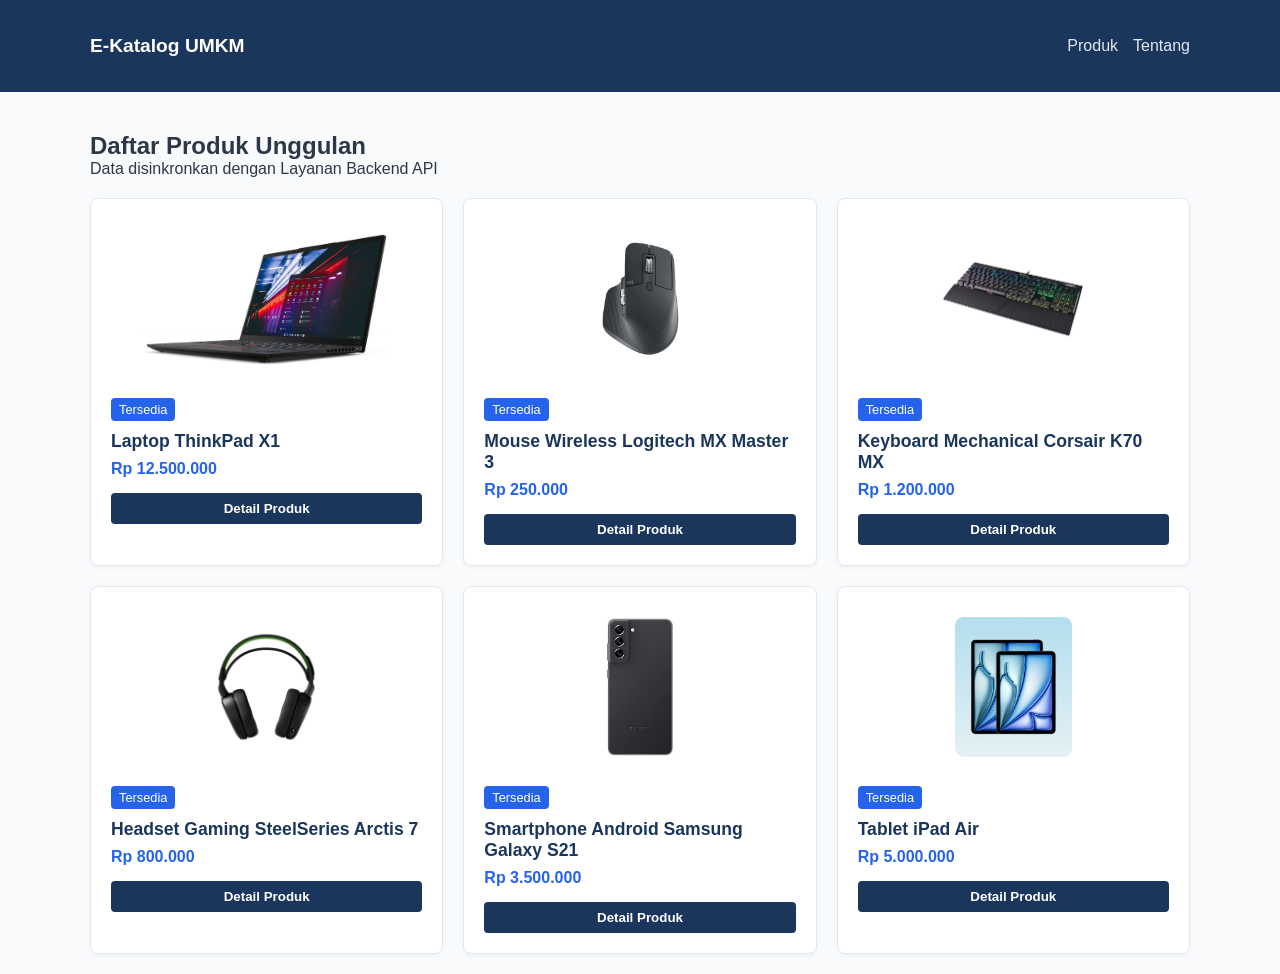
<file: frontend-pertemuan-2/index.html>
<!DOCTYPE html>
<html lang="id">

<head>
    <meta charset="UTF-8">
    <meta name="viewport" content="width=device-width, initial-scale=1.0">
    <title>Katalog Produk UMKM - STIKOM Banyuwangi</title>
    <link rel="stylesheet" href="assets/css/style.css">
</head>

<body>
    <header class="navbar">
        <div class="container nav-container">
            <a href="#" class="logo">E-Katalog UMKM</a>
            <nav>
                <ul class="nav-links">
                    <li><a href="#products">Produk</a></li>
                    <li><a href="#about">Tentang</a></li>
                </ul>
            </nav>
        </div>
    </header>

    <main class="container">
        <section id="products" class="catalog-section">
            <div class="section-header">
                <h2>Daftar Produk Unggulan</h2>
                <p class="subtitle">Data disinkronkan dengan Layanan Backend API</p>
            </div>
            <div class="product-grid">
                <article class="product-card">
                    <img src="assets/images/laptop.png" alt="Laptop ThinkPad X1" class="product-image">
                    <div class="card-badge">Tersedia</div>
                    <div class="card-body">
                        <h3 class="product-title">Laptop ThinkPad X1</h3>
                        <p class="product-price">Rp 12.500.000</p>
                        <button class="btn btn-primary">Detail Produk</button>
                    </div>
                </article>
                <article class="product-card">
                    <img src="assets/images/mouse-wireless.png" alt="Logitech MX Master 3" class="product-image">
                    <div class="card-badge">Tersedia</div>
                    <div class="card-body">
                        <h3 class="product-title">Mouse Wireless Logitech MX Master 3</h3>
                        <p class="product-price">Rp 250.000</p>
                        <button class="btn btn-primary">Detail Produk</button>
                    </div>
                </article>
                <article class="product-card">
                    <img src="assets/images/keyboard-mechanical.png" alt="Corsair K70 MX" class="product-image">
                    <div class="card-badge">Tersedia</div>
                    <div class="card-body">
                        <h3 class="product-title">Keyboard Mechanical Corsair K70 MX</h3>
                        <p class="product-price">Rp 1.200.000</p>
                        <button class="btn btn-primary">Detail Produk</button>
                    </div>
                </article>
                <article class="product-card">
                    <img src="assets/images/headset-gaming.png" alt="SteelSeries Arctis 7" class="product-image">
                    <div class="card-badge">Tersedia</div>
                    <div class="card-body">
                        <h3 class="product-title">Headset Gaming SteelSeries Arctis 7</h3>
                        <p class="product-price">Rp 800.000</p>
                        <button class="btn btn-primary">Detail Produk</button>
                    </div>
                </article>
                <article class="product-card">
                    <img src="assets/images/smartphone-android.png" alt="Samsung Galaxy S21" class="product-image">
                    <div class="card-badge">Tersedia</div>
                    <div class="card-body">
                        <h3 class="product-title">Smartphone Android Samsung Galaxy S21</h3>
                        <p class="product-price">Rp 3.500.000</p>
                        <button class="btn btn-primary">Detail Produk</button>
                    </div>
                </article>
                <article class="product-card">
                    <img src="assets/images/tablet-ipad.png" alt="Tablet iPad" class="product-image">
                    <div class="card-badge">Tersedia</div>
                    <div class="card-body">
                        <h3 class="product-title">Tablet iPad Air</h3>
                        <p class="product-price">Rp 5.000.000</p>
                        <button class="btn btn-primary">Detail Produk</button>
                    </div>
                </article>
            </div>
        </section>
    </main>
</body>

</html>
</file>
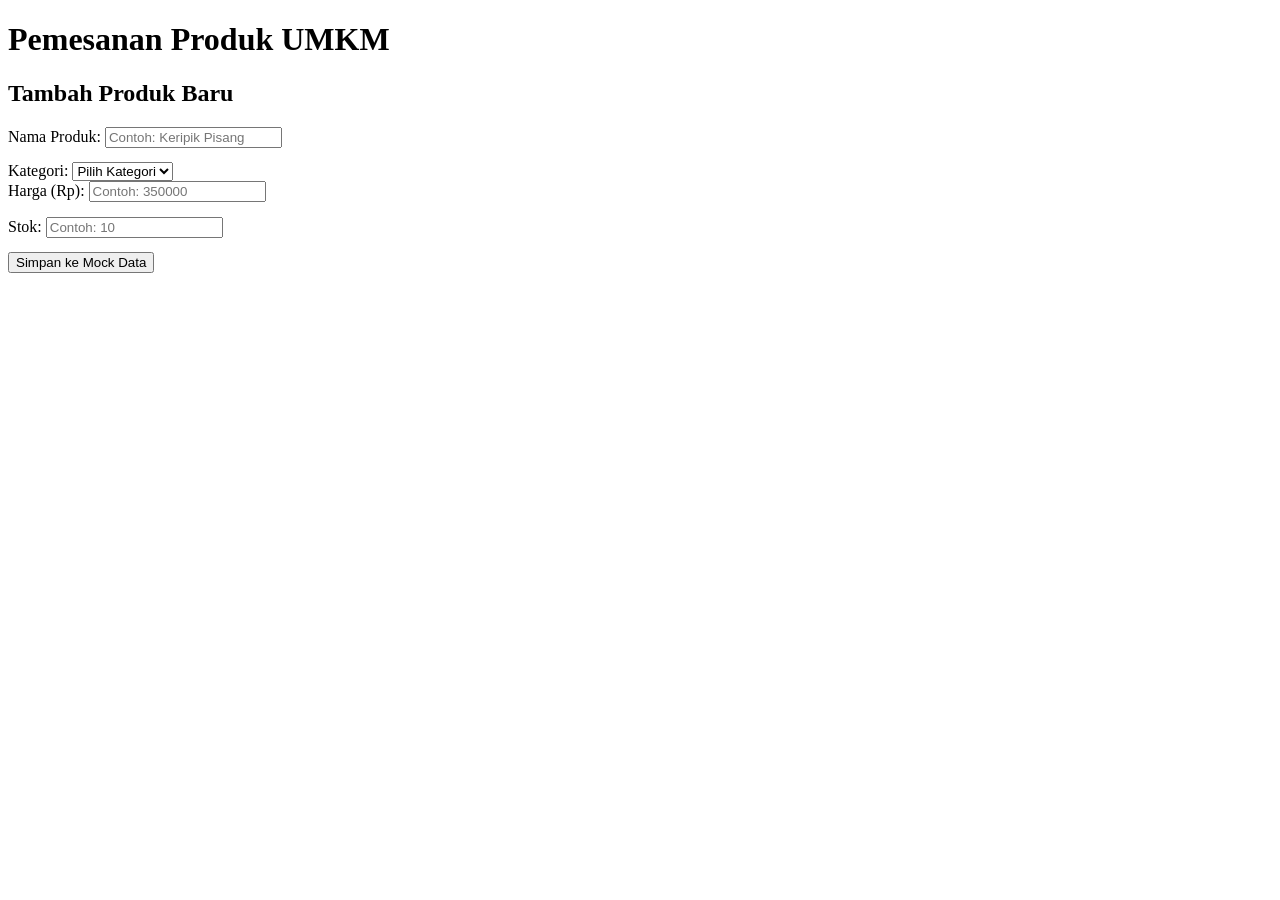
<file: frontend-pertemuan-3/index.html>
<!DOCTYPE html>
<html lang="en">

<head>
    <meta charset="UTF-8">
    <meta name="viewport" content="width=device-width, initial-scale=1.0">
    <title>Belajar JS Modern</title>
    <script src="assets/js/logic.js"></script>
    <link rel="stylesheet" href="assets/css/style.css">
</head>

<body>
    <h1>Pemesanan Produk UMKM</h1>
    <section class="card form-section">
        <h2>Tambah Produk Baru</h2>
        <form id="product-form">
            <div class="form-group">
                <label for="product-name">Nama Produk:</label>
                <input type="text" id="product-name" placeholder="Contoh: Keripik Pisang">
                <p id="preview-teks"
                    style="color: rgb(25, 25, 25); font-style: italic; margin-top: 5px; font-size: 0.9em;"></p>
            </div>
            <div class="form-group">
                <label for="product-category">Kategori:</label>
                <select id="product-category">
                    <option value="">Pilih Kategori</option>
                    <option value="Makanan">Makanan</option>
                    <option value="Minuman">Minuman</option>
                    <option value="Cemilan">Cemilan</option>
                    <option value="Bahan">Bahan</option>
                    <p id="preview-kategori" style="color: rgb(25, 25, 25); font-style: italic; margin-top: 5px; font-size: 0.9em;"></p>
                </select>
            </div>
            <div class="form-group">
                <label for="product-price">Harga (Rp):</label>
                <input type="number" id="product-price" min="1000" placeholder="Contoh: 350000">
                <p id="preview-harga"
                    style="color: rgb(25, 25, 25); font-style: italic; margin-top: 5px; font-size: 0.9em;"></p>
            </div>
            <div class="form-group">
                <label for="stok">Stok:</label>
                <input type="number" id="stok" min="1" placeholder="Contoh: 10">
                <p id="preview-stok"
                    style="color: rgb(25, 25, 25); font-style: italic; margin-top: 5px; font-size: 0.9em;"></p>
            </div>
            <button type="submit" class="btn btn-primary">Simpan ke Mock Data</button>
        </form>
        <div id="form-feedback" class="feedback-msg"></div>
        <div class="form-group">
            <p id="preview-teks" style="color: rgb(25, 25, 25); font-style: italic; margin-top: 5px; font-size: 0.9em;">
            </p>
        </div>
    </section>
</body>

</html>
</file>
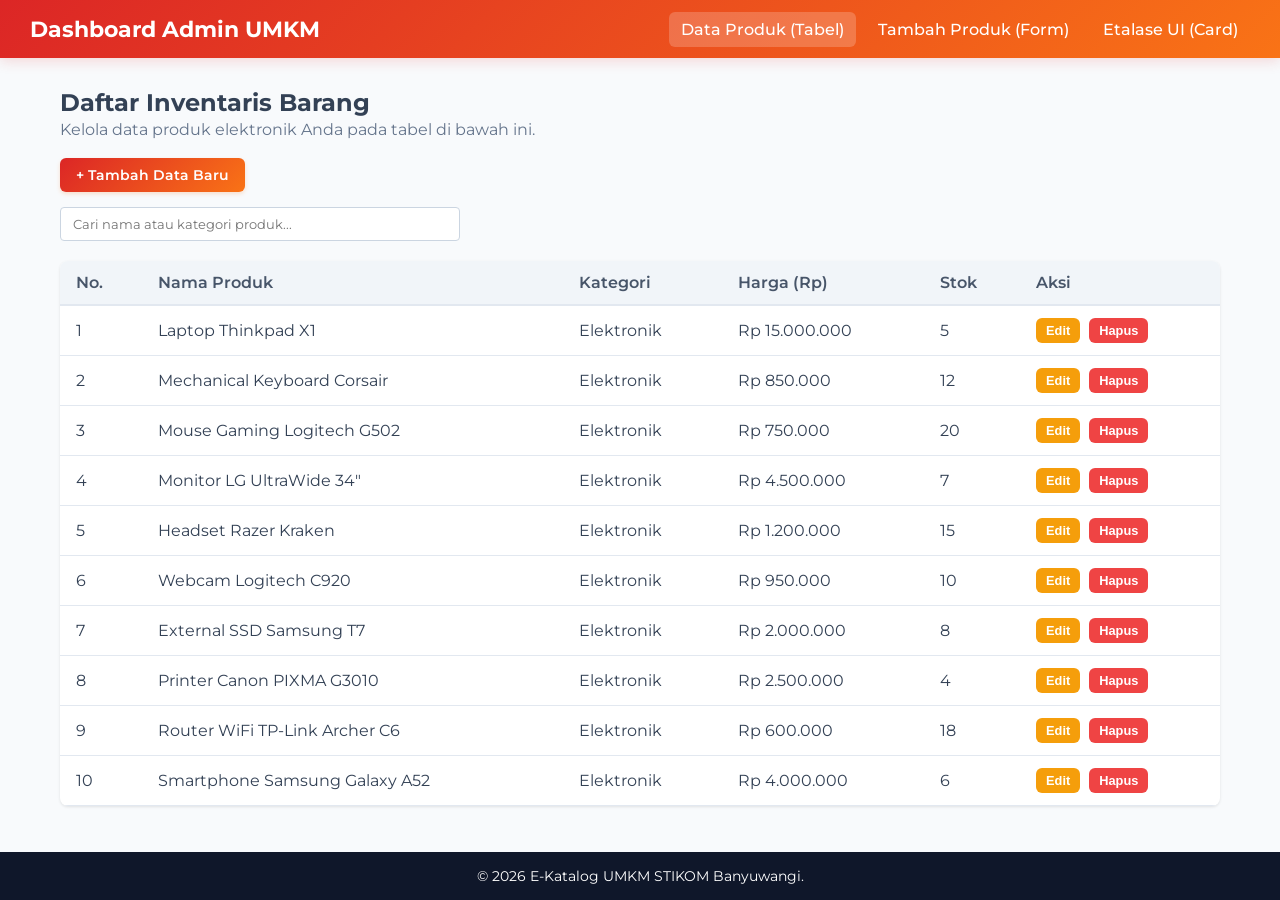
<file: frontend-pertemuan-5/dashboard.html>
<!DOCTYPE html>
<html lang="id">

<head>
    <meta charset="UTF-8">
    <meta name="viewport" content="width=device-width, initial-scale=1.0">
    <title>Dashboard Admin - E-Katalog UMKM</title>
    <link rel="stylesheet" href="assets/css/style.css">
</head>

<body>
    <header class="admin-header">
        <h1>Dashboard Admin UMKM</h1>
        <nav class="admin-nav">
            <ul>
                <li><a href="dashboard.html" class="active">Data Produk (Tabel)</a></li>
                <li><a href="form.html">Tambah Produk (Form)</a></li>
                <li><a href="produkcard.html">Etalase UI (Card)</a></li>
            </ul>
        </nav>
    </header>

    <main class="container">
        <section class="dashboard-info">
            <h2>Daftar Inventaris Barang</h2>
            <p>Kelola data produk elektronik Anda pada tabel di bawah ini.</p>

            <a href="form.html" class="btn btn-primary" style="margin-bottom: 15px; display: inline-block;">+ Tambah
                Data Baru</a>

            <div class="form-group" style="max-width: 400px; margin-bottom: 0;">
                <input type="text" id="search-input" placeholder="Cari nama atau kategori produk..."
                    style="padding: 8px 12px; width: 100%; border-radius: 4px; border: 1px solid #cbd5e1;">
            </div>
        </section>

        <section class="table-section">
            <table class="data-table">
                <thead>
                    <tr>
                        <th>No.</th>
                        <th>Nama Produk</th>
                        <th>Kategori</th>
                        <th>Harga (Rp)</th>
                        <th>Stok</th>
                        <th>Aksi</th>
                    </tr>
                </thead>
                <tbody id="admin-table-body"></tbody>
            </table>
        </section>
    </main>

    <footer class="admin-footer">
        <p>&copy; 2026 E-Katalog UMKM STIKOM Banyuwangi.</p>
    </footer>
    <script src="assets/js/dashboard_handler.js"></script>
</body>

</html>
</file>
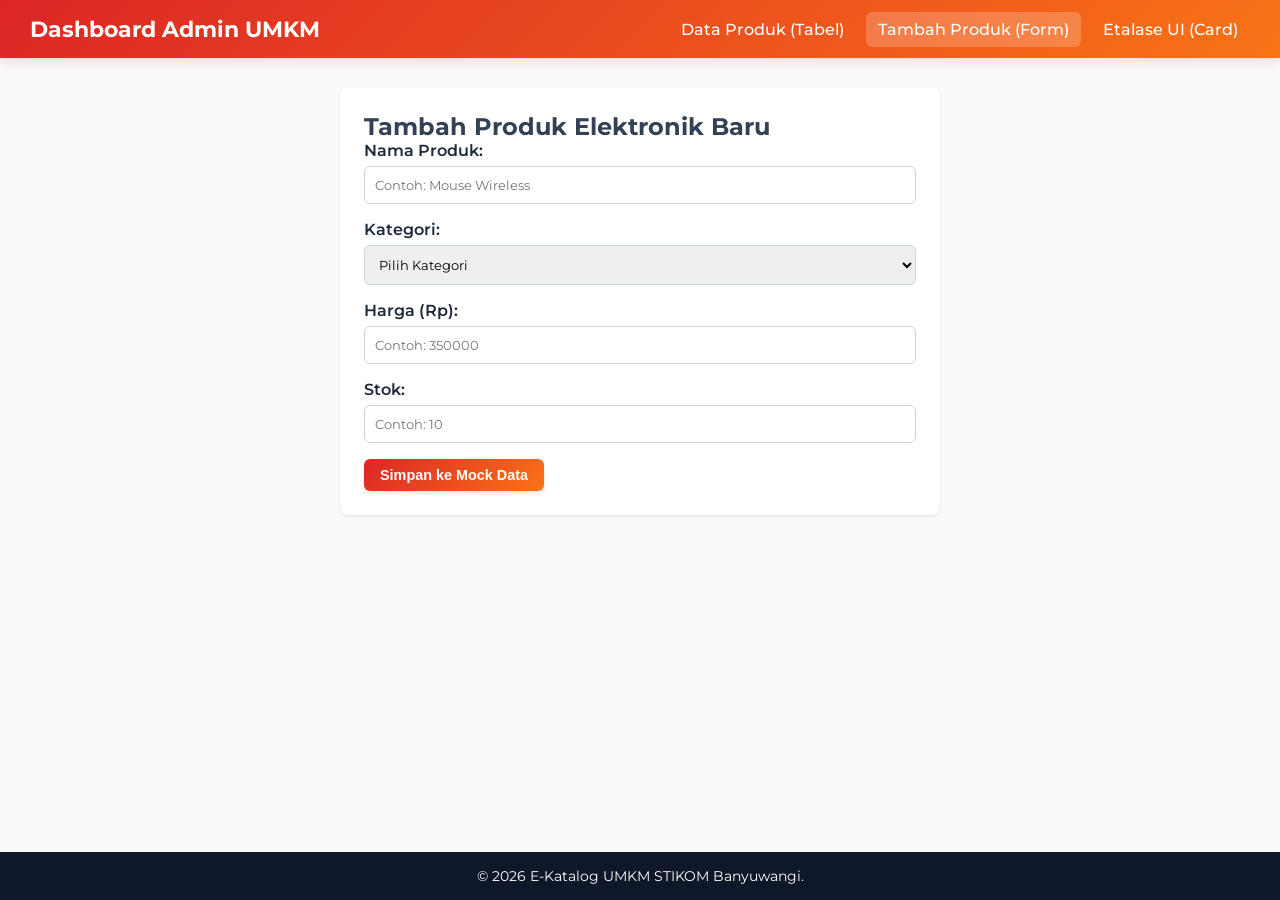
<file: frontend-pertemuan-5/form.html>
<!DOCTYPE html>
<html lang="id">
<head>
    <meta charset="UTF-8">
    <meta name="viewport" content="width=device-width, initial-scale=1.0">
    <title>Tambah Produk - E-Katalog UMKM</title>
    <link rel="stylesheet" href="assets/css/style.css">
    <!-- Script khusus form -->
    <script src="assets/js//form-pertemuan-4/form_handler.js"></script>
</head>
<body>
    <header class="admin-header">
        <h1>Dashboard Admin UMKM</h1>
        <nav class="admin-nav">
            <ul>
                <li><a href="dashboard.html">Data Produk (Tabel)</a></li>
                <li><a href="form.html" class="active">Tambah Produk (Form)</a></li>
                <li><a href="produkcard.html">Etalase UI (Card)</a></li>
            </ul>
        </nav>
    </header>

    <main class="container">
        <section class="card form-section">
            <h2>Tambah Produk Elektronik Baru</h2>
            <form id="product-form">
                <div class="form-group">
                    <label for="product-name">Nama Produk:</label>
                    <input type="text" id="product-name" required placeholder="Contoh: Mouse Wireless">
                    <p id="preview-teks" class="live-preview"></p>
                </div>
                <div class="form-group">
                    <label for="product-category">Kategori:</label>
                    <select id="product-category" required>
                        <option value="">Pilih Kategori</option>
                        <option value="Laptop & PC">Laptop & PC</option>
                        <option value="Aksesoris Komputer">Aksesoris Komputer</option>
                        <option value="Audio & Video">Audio & Video</option>
                        <option value="Jaringan">Jaringan</option>
                    </select>
                    <p id="preview-kategori" class="live-preview"></p>
                </div>
                <div class="form-group">
                    <label for="product-price">Harga (Rp):</label>
                    <input type="number" id="product-price" required min="1000" placeholder="Contoh: 350000">
                </div>
                <div class="form-group">
                    <label for="stok">Stok:</label>
                    <input type="number" id="stok" required min="1" placeholder="Contoh: 10">
                </div>
                <button type="submit" class="btn btn-primary">Simpan ke Mock Data</button>
            </form>
            <div id="form-feedback" class="feedback-msg"></div>
        </section>
    </main>

    <footer class="admin-footer">
        <p>&copy; 2026 E-Katalog UMKM STIKOM Banyuwangi.</p>
    </footer>
</body>
</html>
</file>
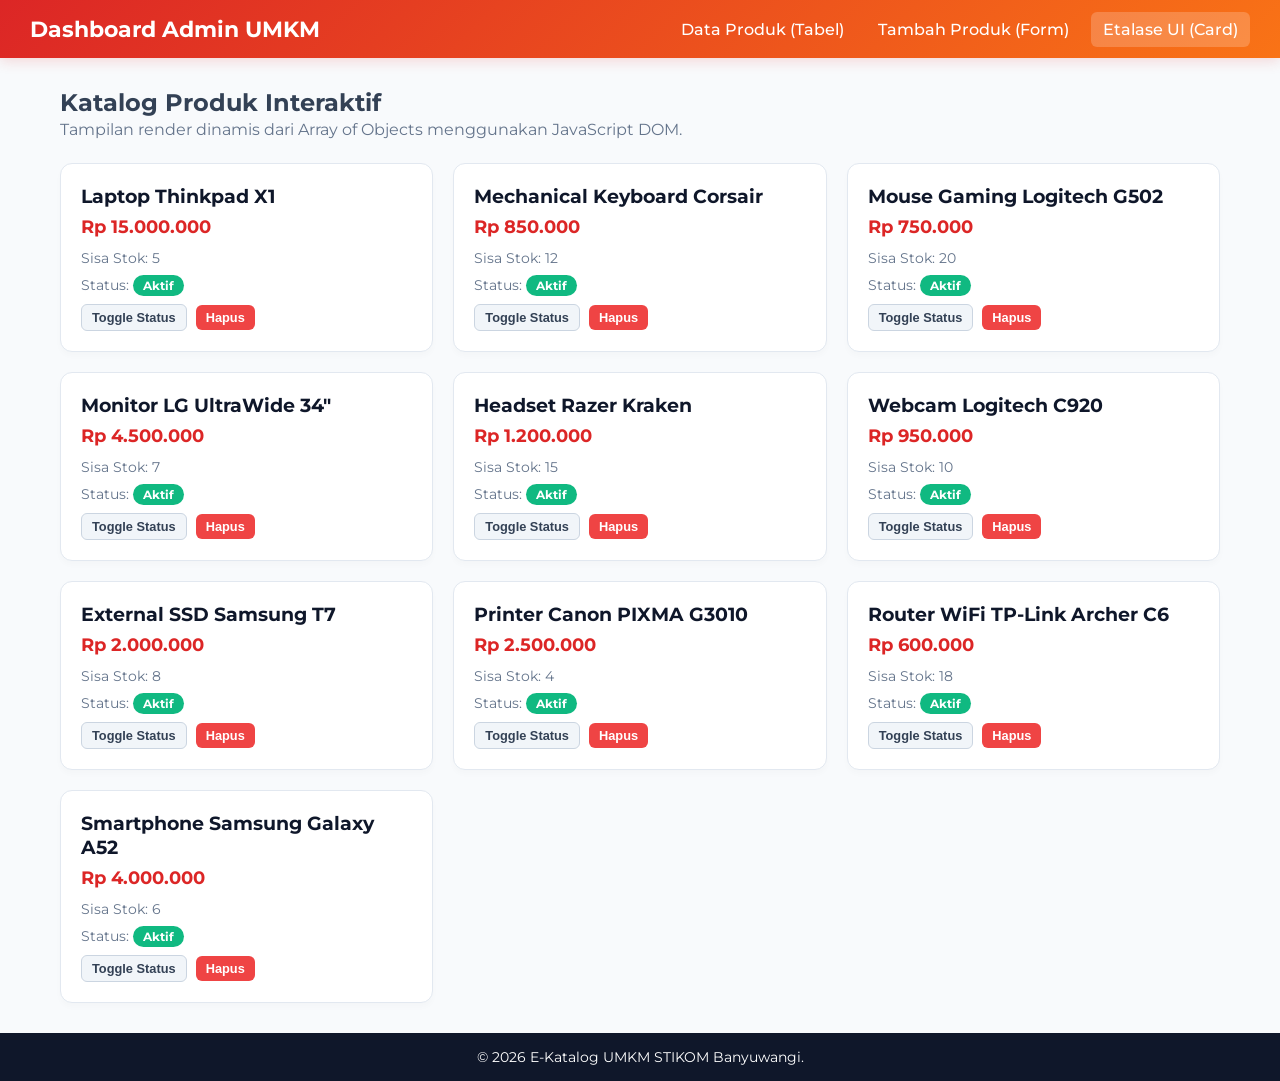
<file: frontend-pertemuan-5/produkcard.html>
<!DOCTYPE html>
<html lang="id">
<head>
    <meta charset="UTF-8">
    <meta name="viewport" content="width=device-width, initial-scale=1.0">
    <title>Etalase Produk - E-Katalog UMKM</title>
    <link rel="stylesheet" href="assets/css/style.css">
    <script src="assets/js//dom-pertemuan-5/dom_renderer.js"></script>
</head>
<body>
    <header class="admin-header">
        <h1>Dashboard Admin UMKM</h1>
        <nav class="admin-nav">
            <ul>
                <li><a href="dashboard.html">Data Produk (Tabel)</a></li>
                <li><a href="form.html">Tambah Produk (Form)</a></li>
                <li><a href="produkcard.html" class="active">Etalase UI (Card)</a></li>
            </ul>
        </nav>
    </header>

    <main class="container">
        <section class="dashboard-info">
            <h2>Katalog Produk Interaktif</h2>
            <p>Tampilan render dinamis dari Array of Objects menggunakan JavaScript DOM.</p>
        </section>

        <section class="product-section">
            <div id="product-container" class="product-grid"></div>
        </section>
    </main>

    <footer class="admin-footer">
        <p>&copy; 2026 E-Katalog UMKM STIKOM Banyuwangi.</p>
    </footer>
</body>
</html>
</file>
<file: frontend-pertemuan-2/assets/css/style.css>
:root {
     --primary: #1B365D;
     --secondary: #4A5568;
     --bg: #F8FAFC;
     --card-bg: #FFFFFF;
     --text: #2D3748;
     --accent: #2563EB;
     --success: #10B981;
 }

 * {
     box-sizing: border-box;
     margin: 0;
     padding: 0;
 }

 body {
     font-family: 'Segoe UI', sans-serif;
     background-color: var(--bg);
     color: var(--text);
 }

 .container {
     width: 90%;
     max-width: 1100px;
     margin: 0 auto;
     padding: 20px 0;
 }

 /* 1. Navbar Flexbox */
 .navbar {
     background-color: var(--primary);
     color: #fff;
     padding: 15px 0;
 }

 .nav-container {
     display: flex;
     justify-content: space-between;
     align-items: center;
 }

 .logo {
     font-size: 1.2rem;
     font-weight: bold;
     color: #fff;
     text-decoration: none;
 }

 .nav-links {
     list-style: none;
     display: flex;
     gap: 15px;
 }

 .nav-links a {
     color: #E2E8F0;
     text-decoration: none;
     font-weight: 500;
 }

 /* 2. Mobile-First Grid: 1 Kolom */
 .catalog-section {
     margin-top: 20px;
 }

 .section-header {
     margin-bottom: 20px;
 }

 .product-grid {
     display: grid;
     grid-template-columns: 1fr;
     gap: 20px;
 }

 .product-card {
     background: var(--card-bg);
     border-radius: 8px;
     border: 1px solid #E2E8F0;
     padding: 20px;
     box-shadow: 0 2px 4px rgba(0, 0, 0, 0.04);
 }

 .product-title {
     font-size: 1.1rem;
     color: var(--primary);
     margin-bottom: 8px;
 }

 .product-image {
     width: 100%;
     height: 160px;
     padding: 10px;
     border-radius: 6px;
     margin-bottom: 15px;
     object-fit: contain;
     background-color: #ffffff;
 }

 .product-price {
     font-weight: bold;
     color: var(--accent);
     margin-bottom: 15px;
 }

 .card-badge {
     display: inline-block;
     background-color: var(--accent);
     color: white;
     padding: 4px 8px;
     border-radius: 4px;
     font-size: 0.8rem;
     margin-bottom: 10px;
 }

 .btn {
     padding: 8px 16px;
     border: none;
     border-radius: 4px;
     cursor: pointer;
     font-weight: 600;
 }

 .btn-primary {
     background-color: var(--primary);
     color: #fff;
     width: 100%;
 }

 /* 3. Responsive Breakpoint Desktop (min-width: 768px) */
 @media (min-width: 768px) {
     .product-grid {
         grid-template-columns: repeat(2, 1fr);
     }
 }

 @media (min-width: 1024px) {
     .product-grid {
         grid-template-columns: repeat(3, 1fr);
     }
 }
</file>
<file: frontend-pertemuan-3/assets/css/style.css>
/* .form-group {
    margin-bottom: 15px;
}

.form-group label {
    display: inline-block;
    width: 120px;
    font-weight: bold;
}

.btn {
    margin-top: 10px;
    padding: 5px 10px;
} */
</file>
<file: frontend-pertemuan-5/assets/css/style.css>
/* =========================================
   1. RESET & GLOBAL STYLES
========================================= */
@import url('https://fonts.googleapis.com/css2?family=Montserrat:wght@400;500;600;700&display=swap');

* {
    box-sizing: border-box;
    margin: 0;
    padding: 0;
}

body {
    font-family: 'Montserrat', sans-serif;
    background-color: #f8fafc;
    color: #334155;
    display: flex;
    flex-direction: column;
    min-height: 100vh;
    overflow-x: hidden;
}

.container {
    max-width: 1200px;
    margin: 30px auto;
    padding: 0 20px;
    flex: 1;
    width: 100%;
}

/* =========================================
   2. HEADER & NAVIGASI ADMIN
========================================= */
.admin-header {
    background: linear-gradient(135deg, #dc2626 0%, #f97316 100%);
    color: #ffffff;
    padding: 15px 30px;
    display: flex;
    justify-content: space-between;
    align-items: center;
    box-shadow: 0 4px 12px rgba(220, 38, 38, 0.15);
}

.admin-header h1 {
    font-size: 1.4rem;
}

.admin-nav ul {
    list-style: none;
    display: flex;
    gap: 10px;
}

.admin-nav a {
    color: #ffffff;
    text-decoration: none;
    font-weight: 500;
    padding: 8px 12px;
    border-radius: 6px;
    transition: all 0.2s ease;
    white-space: nowrap;
}

.admin-nav a:hover,
.admin-nav a.active {
    background-color: rgba(255, 255, 255, 0.2);
}

/* =========================================
   3. TABEL DASHBOARD (HALAMAN 1)
========================================= */
.dashboard-info {
    margin-bottom: 20px;
}

.dashboard-info p {
    color: #64748b;
    margin-bottom: 15px;
    line-height: 1.6;
    word-wrap: break-word;
}

.table-section {
    background: #ffffff;
    border-radius: 8px;
    box-shadow: 0 1px 3px rgba(0, 0, 0, 0.1);
    width: 100%;
    overflow-x: auto;
    -webkit-overflow-scrolling: touch;
}

.data-table {
    width: 100%;
    border-collapse: collapse;
    min-width: 600px;
}

.data-table thead {
    background-color: #f1f5f9;
    border-bottom: 2px solid #e2e8f0;
}

.data-table th,
.data-table td {
    padding: 12px 16px;
    text-align: left;
    border-bottom: 1px solid #e2e8f0;
}

.data-table th {
    font-weight: 600;
    color: #475569;
}

.data-table tbody tr:hover {
    background-color: #f8fafc;
}

/* =========================================
   4. FORM INPUT (HALAMAN 2)
========================================= */
.card {
    background: #ffffff;
    border-radius: 8px;
    padding: 24px;
    box-shadow: 0 1px 3px rgba(0, 0, 0, 0.1);
}

.form-section {
    max-width: 600px;
    margin: 0 auto;
}

.form-group {
    margin-bottom: 16px;
}

.form-group label {
    display: block;
    margin-bottom: 6px;
    font-weight: 600;
    color: #1e293b;
}

.form-group input,
.form-group select {
    width: 100%;
    padding: 10px;
    border: 1px solid #cbd5e1;
    border-radius: 6px;
    font-family: inherit;
    transition: border-color 0.2s;
}

.form-group input:focus,
.form-group select:focus {
    outline: none;
    border-color: #dc2626;
}

.live-preview {
    font-size: 0.85rem;
    color: #059669;
    margin-top: 6px;
    font-style: italic;
}

.feedback-msg {
    margin-top: 15px;
    padding: 10px;
    border-radius: 6px;
    display: none;
}

.feedback-msg.success {
    display: block;
    background-color: #d1fae5;
    color: #065f46;
}

.feedback-msg.error {
    display: block;
    background-color: #fee2e2;
    color: #991b1b;
}

/* =========================================
   5. ETALASE KARTU DOM (HALAMAN 3)
========================================= */
.product-grid {
    display: grid;
    grid-template-columns: repeat(3, 1fr);
    gap: 20px;
    margin-top: 20px;
}

.product-card {
    background: #ffffff;
    border: 1px solid #e2e8f0;
    border-radius: 12px;
    padding: 20px;
    box-shadow: 0 4px 6px rgba(0, 0, 0, 0.02);
    transition: all 0.3s ease;
}

.product-card:hover {
    transform: translateY(-5px);
    box-shadow: 0 12px 20px rgba(0, 0, 0, 0.08);
    border-color: #fca5a5;
}

.product-card.fade-out {
    opacity: 0;
    transform: scale(0.9);
}

.product-title {
    font-size: 1.2rem;
    color: #0f172a;
    margin-bottom: 8px;
}

.product-price {
    font-size: 1.1rem;
    font-weight: bold;
    color: #dc2626;
    margin-bottom: 12px;
}

.product-stock,
.product-status {
    font-size: 0.9rem;
    color: #64748b;
    margin-bottom: 8px;
}

.badge {
    display: inline-block;
    padding: 3px 10px;
    border-radius: 12px;
    font-size: 0.75rem;
    font-weight: bold;
    color: #ffffff;
    background-color: #10b981;
}

.badge.badge-nonaktif {
    background-color: #64748b;
}

/* =========================================
   6. TOMBOL (BUTTONS)
========================================= */
.btn {
    display: inline-block;
    padding: 8px 16px;
    border: none;
    border-radius: 6px;
    font-weight: 600;
    cursor: pointer;
    text-decoration: none;
    transition: opacity 0.2s, transform 0.2s;
    font-size: 0.9rem;
}

.btn-sm {
    padding: 5px 10px;
    font-size: 0.8rem;
}

.btn-primary {
    background: linear-gradient(135deg, #dc2626 0%, #f97316 100%);
    color: #ffffff;
    box-shadow: 0 2px 4px rgba(249, 115, 22, 0.2);
}

.btn-primary:hover {
    opacity: 0.95;
    transform: translateY(-1px);
}

.btn-secondary {
    background-color: #f1f5f9;
    color: #334155;
    border: 1px solid #cbd5e1;
    margin-right: 5px;
}

.btn-warning {
    background-color: #f59e0b;
    color: #ffffff;
    margin-right: 5px;
}

.btn-danger,
.btn-delete {
    background-color: #ef4444;
    color: #ffffff;
}

/* =========================================
   7. FOOTER
========================================= */
.admin-footer {
    background-color: #0f172a;
    color: #ffffff;
    text-align: center;
    padding: 15px;
    font-size: 0.9rem;
    margin-top: auto;
}

/* =========================================
   8. RESPONSIVE & MOBILE LAYOUT
========================================= */

/* Aturan untuk layar Tablet dan iPad (Maks 768px) */
@media (max-width: 768px) {
    .admin-header {
        flex-direction: column;
        text-align: center;
        gap: 15px;
    }

    .admin-nav ul {
        flex-wrap: wrap;
        justify-content: center;
        gap: 8px;
    }

    .product-grid {
        grid-template-columns: repeat(2, 1fr);
    }

    .data-table td .btn {
        display: block;
        width: 100%;
        margin-bottom: 5px;
        text-align: center;
    }
}

/* Aturan khusus layar Smartphone (Maks 480px) */
@media (max-width: 480px) {
    .container {
        margin: 15px auto;
        padding: 0 15px;
    }

    .admin-header h1 {
        font-size: 1.2rem;
    }

    .admin-nav ul {
        flex-direction: column;
        width: 100%;
    }

    .admin-nav a {
        display: block;
        width: 100%;
    }

    .dashboard-info .btn-primary {
        display: block;
        width: 100%;
        text-align: center;
    }

    .product-grid {
        grid-template-columns: 1fr;
    }

    .data-table th,
    .data-table td {
        white-space: nowrap;
    }
}
</file>
